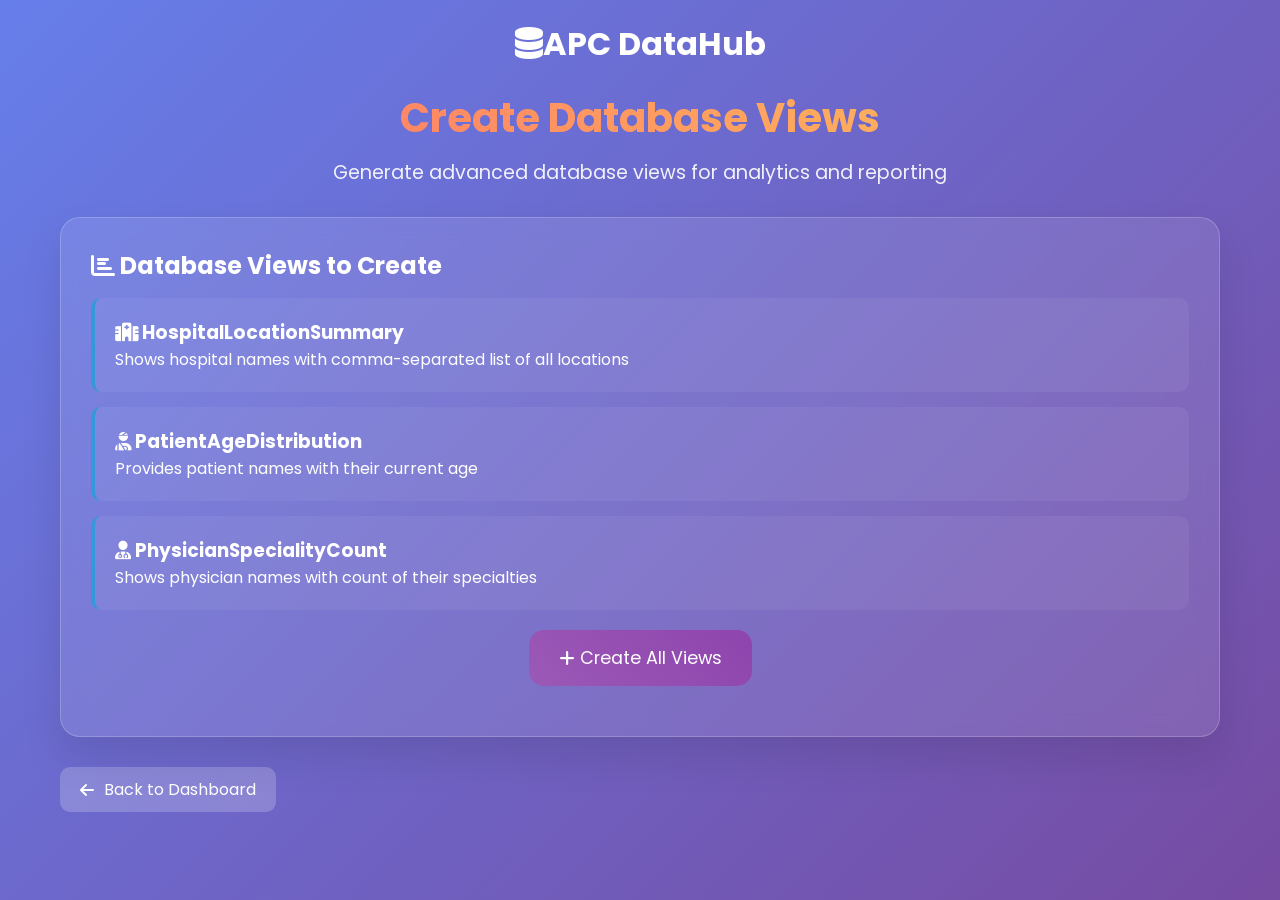
<file: templates/create_views.html>
<!DOCTYPE html>
<html lang="en">
<head>
    <meta charset="UTF-8">
    <meta name="viewport" content="width=device-width, initial-scale=1.0">
    <title>Create Views | APC DataHub</title>
    <link href="https://fonts.googleapis.com/css2?family=Poppins:wght@300;400;600;700&display=swap" rel="stylesheet">
    <link rel="stylesheet" href="https://cdnjs.cloudflare.com/ajax/libs/font-awesome/6.0.0/css/all.min.css">
    <style>
        * { margin: 0; padding: 0; box-sizing: border-box; }
        body { font-family: 'Poppins', sans-serif; background: linear-gradient(135deg, #667eea 0%, #764ba2 100%); min-height: 100vh; color: white; overflow-x: hidden; }
        .container { max-width: 1200px; margin: 0 auto; padding: 20px; }
        .header { text-align: center; margin-bottom: 30px; }
        .logo { display: flex; align-items: center; justify-content: center; gap: 15px; font-size: 2em; font-weight: 700; margin-bottom: 20px; }
        .logo a { color: white; text-decoration: none; }
        .content-card { background: rgba(255, 255, 255, 0.1); backdrop-filter: blur(10px); border-radius: 20px; padding: 30px; border: 1px solid rgba(255, 255, 255, 0.2); box-shadow: 0 20px 40px rgba(0,0,0,0.1); margin-bottom: 30px; }
        h1 { font-size: 2.5em; margin-bottom: 10px; background: linear-gradient(45deg, #ff6b6b, #feca57); -webkit-background-clip: text; -webkit-text-fill-color: transparent; }
        .description { font-size: 1.2em; opacity: 0.9; margin-bottom: 30px; }
        .execute-btn { background: linear-gradient(45deg, #9b59b6, #8e44ad); border: none; border-radius: 15px; padding: 15px 30px; color: white; font-family: 'Poppins', sans-serif; font-size: 1.1em; cursor: pointer; transition: all 0.3s ease; display: block; margin: 20px auto; }
        .execute-btn:hover { transform: translateY(-3px); box-shadow: 0 10px 25px rgba(155, 89, 182, 0.3); }
        .sql-query { background: #2c3e50; color: #ecf0f1; padding: 20px; border-radius: 10px; margin: 15px 0; font-family: 'Courier New', monospace; border-left: 4px solid #3498db; }
        .result-box { background: rgba(255, 255, 255, 0.1); padding: 20px; border-radius: 10px; margin: 15px 0; border-left: 4px solid #2ecc71; }
        .error-box { background: rgba(231, 76, 60, 0.2); border-left: 4px solid #e74c3c; }
        .back-btn { background: rgba(255, 255, 255, 0.2); border: none; border-radius: 10px; padding: 10px 20px; color: white; text-decoration: none; display: inline-flex; align-items: center; gap: 10px; transition: all 0.3s ease; }
        .back-btn:hover { background: rgba(255, 255, 255, 0.3); }
        .view-card { background: rgba(255, 255, 255, 0.05); padding: 20px; border-radius: 10px; margin: 15px 0; border-left: 4px solid #3498db; }
    </style>
</head>
<body>
    <div class="container">
        <div class="header">
            <div class="logo"><a href="/"><i class="fas fa-database"></i>APC DataHub</a></div>
            <h1>Create Database Views</h1>
            <p class="description">Generate advanced database views for analytics and reporting</p>
        </div>

        <div class="content-card">
            <h2><i class="fas fa-chart-bar"></i> Database Views to Create</h2>
            
            <div class="view-card">
                <h3><i class="fas fa-hospital"></i> HospitalLocationSummary</h3>
                <p>Shows hospital names with comma-separated list of all locations</p>
            </div>
            
            <div class="view-card">
                <h3><i class="fas fa-user-injured"></i> PatientAgeDistribution</h3>
                <p>Provides patient names with their current age</p>
            </div>
            
            <div class="view-card">
                <h3><i class="fas fa-user-md"></i> PhysicianSpecialityCount</h3>
                <p>Shows physician names with count of their specialties</p>
            </div>

            <button class="execute-btn" onclick="createViews()">
                <i class="fas fa-plus"></i> Create All Views
            </button>

            <div class="result-section" id="resultSection" style="display: none;">
                <h3><i class="fas fa-result"></i> View Creation Results</h3>
                <div id="resultBox" class="result-box"></div>
            </div>
        </div>

        <a href="/" class="back-btn"><i class="fas fa-arrow-left"></i> Back to Dashboard</a>
    </div>

    <script>
        function createViews() {
            const resultSection = document.getElementById('resultSection');
            const resultBox = document.getElementById('resultBox');
            
            resultBox.className = 'result-box';
            resultBox.innerHTML = `
                <h4 style="color: #2ecc71;"><i class="fas fa-check-circle"></i> SUCCESS</h4>
                <p>Database views are automatically created when the application starts!</p>
                <p>The following views are available:</p>
                <ul>
                    <li>HospitalLocationSummary</li>
                    <li>PatientAgeDistribution</li>
                    <li>PhysicianSpecialityCount</li>
                </ul>
                <p>You can now run view-based queries from the View Queries page.</p>
            `;
            resultSection.style.display = 'block';
        }
    </script>
</body>
</html>
</file>
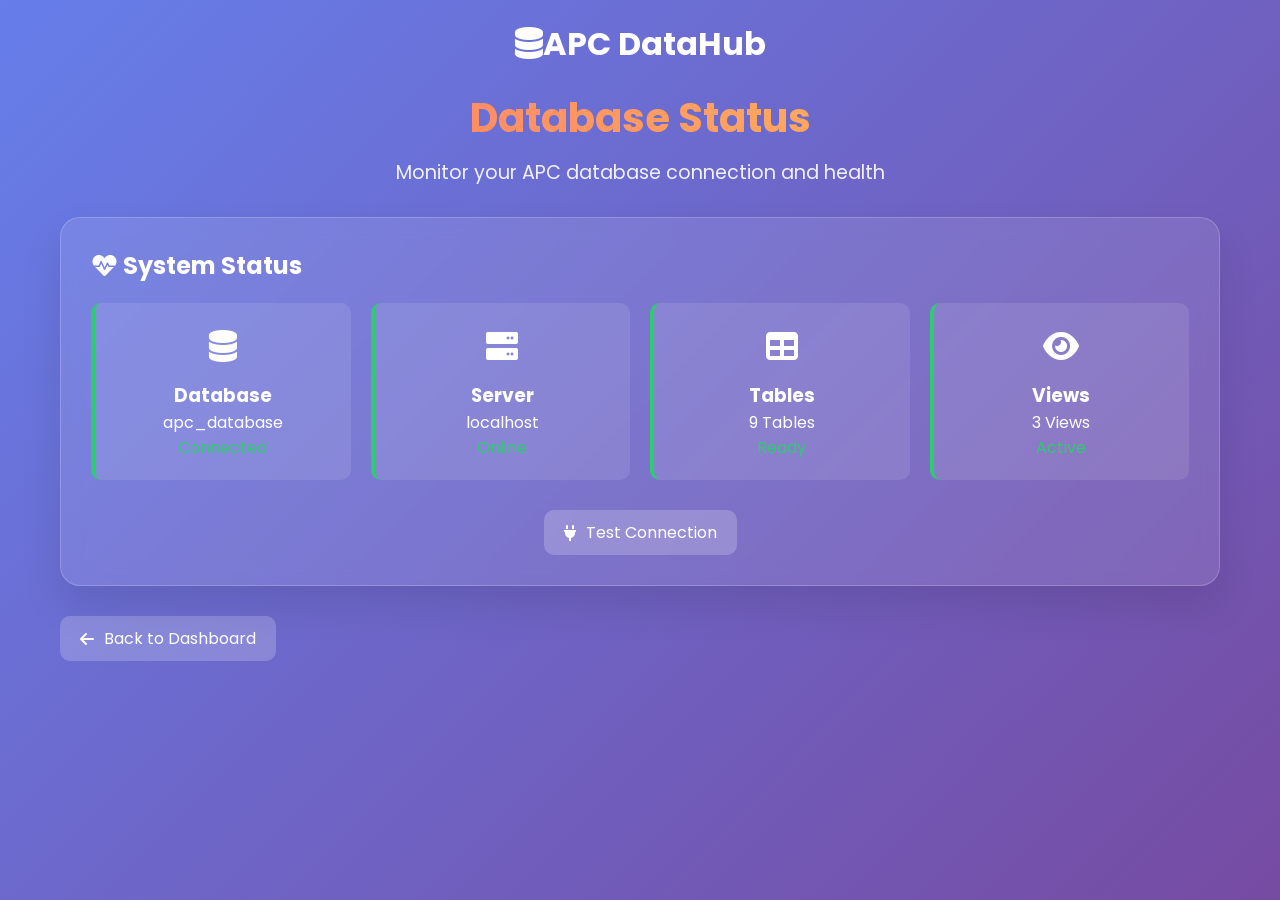
<file: templates/database_status.html>
<!DOCTYPE html>
<html lang="en">
<head>
    <meta charset="UTF-8">
    <meta name="viewport" content="width=device-width, initial-scale=1.0">
    <title>Database Status | APC DataHub</title>
    <link href="https://fonts.googleapis.com/css2?family=Poppins:wght@300;400;600;700&display=swap" rel="stylesheet">
    <link rel="stylesheet" href="https://cdnjs.cloudflare.com/ajax/libs/font-awesome/6.0.0/css/all.min.css">
    <style>
        * { margin: 0; padding: 0; box-sizing: border-box; }
        body { font-family: 'Poppins', sans-serif; background: linear-gradient(135deg, #667eea 0%, #764ba2 100%); min-height: 100vh; color: white; overflow-x: hidden; }
        .container { max-width: 1200px; margin: 0 auto; padding: 20px; }
        .header { text-align: center; margin-bottom: 30px; }
        .logo { display: flex; align-items: center; justify-content: center; gap: 15px; font-size: 2em; font-weight: 700; margin-bottom: 20px; }
        .logo a { color: white; text-decoration: none; }
        .content-card { background: rgba(255, 255, 255, 0.1); backdrop-filter: blur(10px); border-radius: 20px; padding: 30px; border: 1px solid rgba(255, 255, 255, 0.2); box-shadow: 0 20px 40px rgba(0,0,0,0.1); margin-bottom: 30px; }
        h1 { font-size: 2.5em; margin-bottom: 10px; background: linear-gradient(45deg, #ff6b6b, #feca57); -webkit-background-clip: text; -webkit-text-fill-color: transparent; }
        .description { font-size: 1.2em; opacity: 0.9; margin-bottom: 30px; }
        .status-grid { display: grid; grid-template-columns: repeat(auto-fit, minmax(250px, 1fr)); gap: 20px; margin: 20px 0; }
        .status-card { background: rgba(255, 255, 255, 0.1); padding: 20px; border-radius: 10px; text-align: center; }
        .status-card.good { border-left: 4px solid #2ecc71; }
        .status-card.warning { border-left: 4px solid #f39c12; }
        .status-card.error { border-left: 4px solid #e74c3c; }
        .status-icon { font-size: 2em; margin-bottom: 10px; }
        .back-btn { background: rgba(255, 255, 255, 0.2); border: none; border-radius: 10px; padding: 10px 20px; color: white; text-decoration: none; display: inline-flex; align-items: center; gap: 10px; transition: all 0.3s ease; }
        .back-btn:hover { background: rgba(255, 255, 255, 0.3); }
    </style>
</head>
<body>
    <div class="container">
        <div class="header">
            <div class="logo"><a href="/"><i class="fas fa-database"></i>APC DataHub</a></div>
            <h1>Database Status</h1>
            <p class="description">Monitor your APC database connection and health</p>
        </div>

        <div class="content-card">
            <h2><i class="fas fa-heartbeat"></i> System Status</h2>
            
            <div class="status-grid">
                <div class="status-card good">
                    <div class="status-icon"><i class="fas fa-database"></i></div>
                    <h3>Database</h3>
                    <p>apc_database</p>
                    <p style="color: #2ecc71;">Connected</p>
                </div>
                
                <div class="status-card good">
                    <div class="status-icon"><i class="fas fa-server"></i></div>
                    <h3>Server</h3>
                    <p>localhost</p>
                    <p style="color: #2ecc71;">Online</p>
                </div>
                
                <div class="status-card good">
                    <div class="status-icon"><i class="fas fa-table"></i></div>
                    <h3>Tables</h3>
                    <p>9 Tables</p>
                    <p style="color: #2ecc71;">Ready</p>
                </div>
                
                <div class="status-card good">
                    <div class="status-icon"><i class="fas fa-eye"></i></div>
                    <h3>Views</h3>
                    <p>3 Views</p>
                    <p style="color: #2ecc71;">Active</p>
                </div>
            </div>

            <div style="text-align: center; margin-top: 30px;">
                <a href="/test_connection" class="back-btn">
                    <i class="fas fa-plug"></i> Test Connection
                </a>
            </div>
        </div>

        <a href="/" class="back-btn"><i class="fas fa-arrow-left"></i> Back to Dashboard</a>
    </div>
</body>
</html>
</file>
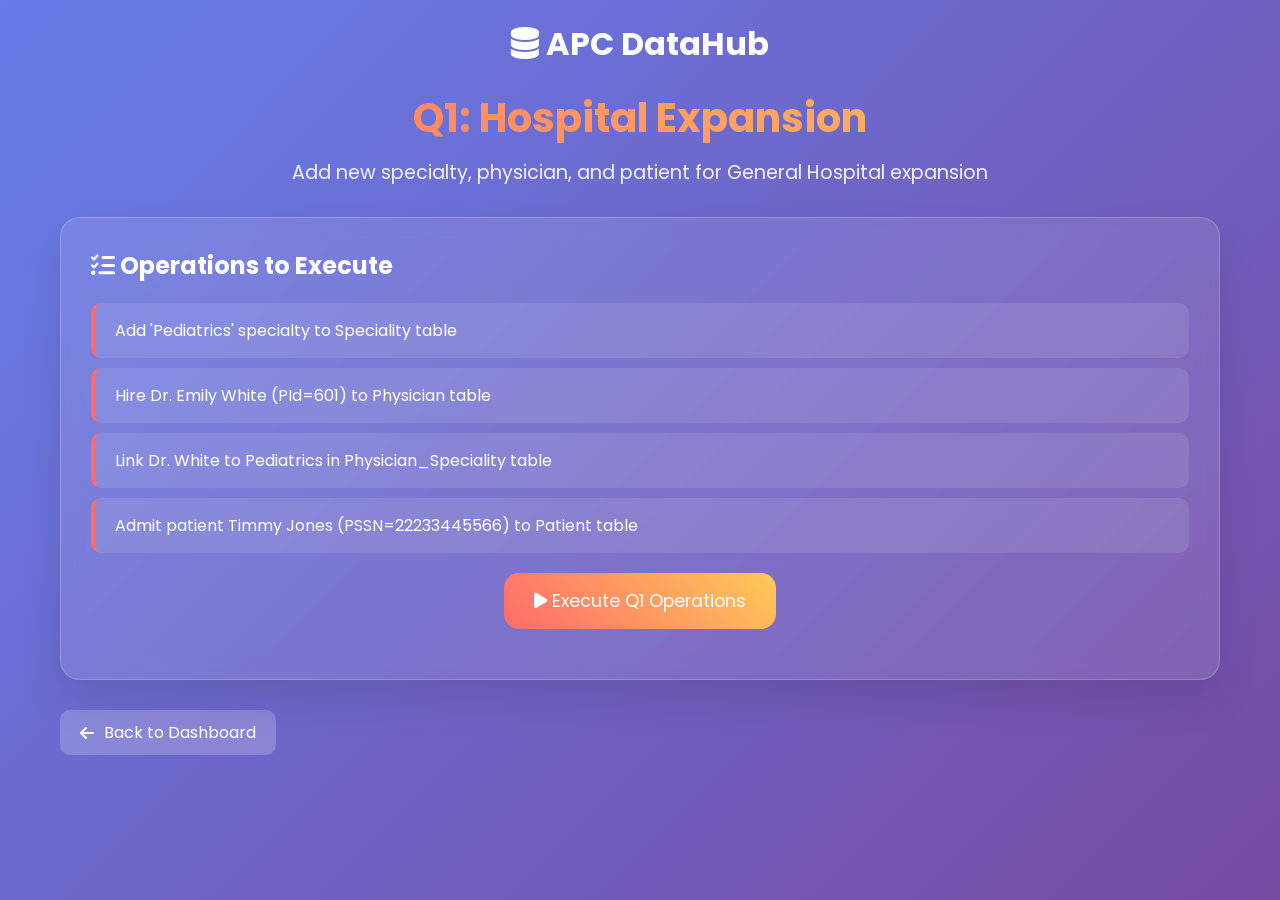
<file: templates/q1.html>
<!DOCTYPE html>
<html lang="en">
<head>
    <meta charset="UTF-8">
    <meta name="viewport" content="width=device-width, initial-scale=1.0">
    <title>Q1 - Hospital Expansion | APC DataHub</title>
    <link href="https://fonts.googleapis.com/css2?family=Poppins:wght@300;400;600;700&display=swap" rel="stylesheet">
    <link rel="stylesheet" href="https://cdnjs.cloudflare.com/ajax/libs/font-awesome/6.0.0/css/all.min.css">
    <style>
        * {
            margin: 0;
            padding: 0;
            box-sizing: border-box;
        }

        body {
            font-family: 'Poppins', sans-serif;
            background: linear-gradient(135deg, #667eea 0%, #764ba2 100%);
            min-height: 100vh;
            color: white;
            overflow-x: hidden;
        }

        .container {
            max-width: 1200px;
            margin: 0 auto;
            padding: 20px;
            position: relative;
        }

        .header {
            text-align: center;
            margin-bottom: 30px;
        }

        .logo {
            display: flex;
            align-items: center;
            justify-content: center;
            gap: 15px;
            font-size: 2em;
            font-weight: 700;
            margin-bottom: 20px;
        }

        .logo a {
            color: white;
            text-decoration: none;
        }

        .content-card {
            background: rgba(255, 255, 255, 0.1);
            backdrop-filter: blur(10px);
            border-radius: 20px;
            padding: 30px;
            border: 1px solid rgba(255, 255, 255, 0.2);
            box-shadow: 0 20px 40px rgba(0,0,0,0.1);
            margin-bottom: 30px;
        }

        h1 {
            font-size: 2.5em;
            margin-bottom: 10px;
            background: linear-gradient(45deg, #ff6b6b, #feca57);
            -webkit-background-clip: text;
            -webkit-text-fill-color: transparent;
        }

        .description {
            font-size: 1.2em;
            opacity: 0.9;
            margin-bottom: 30px;
        }

        .operation-list {
            list-style: none;
            margin: 20px 0;
        }

        .operation-list li {
            padding: 15px 20px;
            margin: 10px 0;
            background: rgba(255, 255, 255, 0.1);
            border-radius: 10px;
            border-left: 4px solid #ff6b6b;
        }

        .execute-btn {
            background: linear-gradient(45deg, #ff6b6b, #feca57);
            border: none;
            border-radius: 15px;
            padding: 15px 30px;
            color: white;
            font-family: 'Poppins', sans-serif;
            font-size: 1.1em;
            cursor: pointer;
            transition: all 0.3s ease;
            display: block;
            margin: 20px auto;
        }

        .execute-btn:hover {
            transform: translateY(-3px);
            box-shadow: 0 10px 25px rgba(255, 107, 107, 0.3);
        }

        .result-section {
            margin-top: 30px;
        }

        .sql-query {
            background: #2c3e50;
            color: #ecf0f1;
            padding: 20px;
            border-radius: 10px;
            margin: 15px 0;
            font-family: 'Courier New', monospace;
            border-left: 4px solid #3498db;
        }

        .result-box {
            background: rgba(255, 255, 255, 0.1);
            padding: 20px;
            border-radius: 10px;
            margin: 15px 0;
            border-left: 4px solid #2ecc71;
        }

        .error-box {
            background: rgba(231, 76, 60, 0.2);
            border-left: 4px solid #e74c3c;
        }

        .back-btn {
            background: rgba(255, 255, 255, 0.2);
            border: none;
            border-radius: 10px;
            padding: 10px 20px;
            color: white;
            text-decoration: none;
            display: inline-flex;
            align-items: center;
            gap: 10px;
            transition: all 0.3s ease;
        }

        .back-btn:hover {
            background: rgba(255, 255, 255, 0.3);
        }
    </style>
</head>
<body>
    <div class="container">
        <div class="header">
            <div class="logo">
                <a href="/">
                    <i class="fas fa-database"></i>
                    APC DataHub
                </a>
            </div>
            <h1>Q1: Hospital Expansion</h1>
            <p class="description">Add new specialty, physician, and patient for General Hospital expansion</p>
        </div>

        <div class="content-card">
            <h2><i class="fas fa-tasks"></i> Operations to Execute</h2>
            <ul class="operation-list">
                <li>Add 'Pediatrics' specialty to Speciality table</li>
                <li>Hire Dr. Emily White (PId=601) to Physician table</li>
                <li>Link Dr. White to Pediatrics in Physician_Speciality table</li>
                <li>Admit patient Timmy Jones (PSSN=22233445566) to Patient table</li>
            </ul>

            <button class="execute-btn" onclick="executeQ1()">
                <i class="fas fa-play"></i> Execute Q1 Operations
            </button>

            <div class="result-section" id="resultSection" style="display: none;">
                <h3><i class="fas fa-result"></i> Execution Results</h3>
                <div id="resultBox" class="result-box"></div>
                
                <h3><i class="fas fa-code"></i> SQL Queries Executed</h3>
                <div id="queriesBox" class="sql-query"></div>
            </div>
        </div>

        <a href="/" class="back-btn">
            <i class="fas fa-arrow-left"></i> Back to Dashboard
        </a>
    </div>

    <script>
        async function executeQ1() {
            const executeBtn = document.querySelector('.execute-btn');
            const resultSection = document.getElementById('resultSection');
            const resultBox = document.getElementById('resultBox');
            const queriesBox = document.getElementById('queriesBox');

            executeBtn.innerHTML = '<i class="fas fa-spinner fa-spin"></i> Executing...';
            executeBtn.disabled = true;

            try {
                const response = await fetch('/q1', {
                    method: 'POST',
                    headers: {
                        'Content-Type': 'application/json',
                    }
                });

                const data = await response.json();

                if (data.status === 'success') {
                    resultBox.className = 'result-box';
                    resultBox.innerHTML = `
                        <h4 style="color: #2ecc71;"><i class="fas fa-check-circle"></i> SUCCESS</h4>
                        <p>${data.message}</p>
                    `;
                } else {
                    resultBox.className = 'result-box error-box';
                    resultBox.innerHTML = `
                        <h4 style="color: #e74c3c;"><i class="fas fa-exclamation-circle"></i> ERROR</h4>
                        <p>${data.message}</p>
                    `;
                }

                if (data.queries) {
                    queriesBox.innerHTML = data.queries.map(query => 
                        `<pre>${query}</pre>`
                    ).join('<hr style="margin: 10px 0; border-color: #555;">');
                }

                resultSection.style.display = 'block';

            } catch (error) {
                resultBox.className = 'result-box error-box';
                resultBox.innerHTML = `
                    <h4 style="color: #e74c3c;"><i class="fas fa-exclamation-circle"></i> NETWORK ERROR</h4>
                    <p>Failed to connect to server: ${error.message}</p>
                `;
                resultSection.style.display = 'block';
            } finally {
                executeBtn.innerHTML = '<i class="fas fa-play"></i> Execute Q1 Operations';
                executeBtn.disabled = false;
            }
        }
    </script>
</body>
</html>
</file>
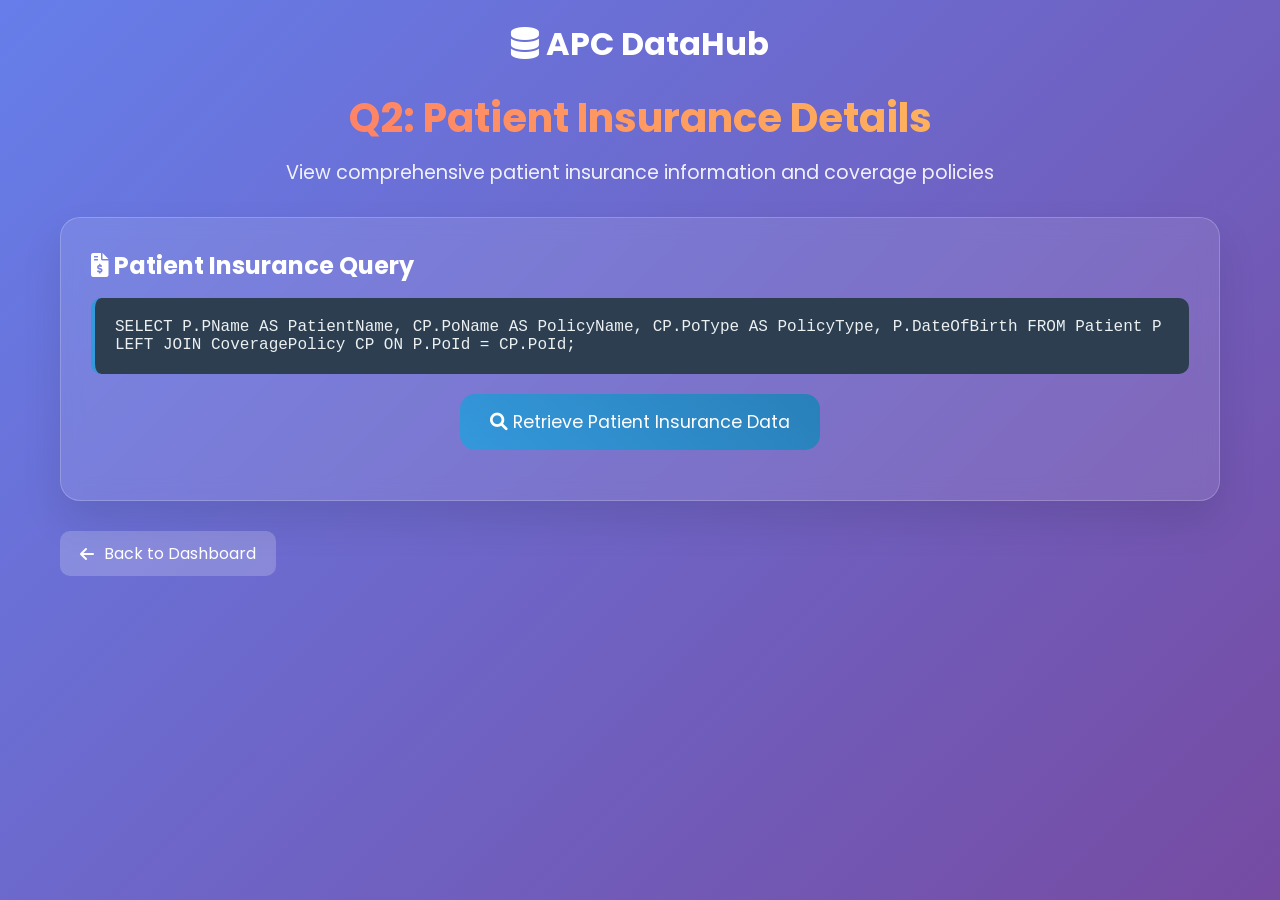
<file: templates/q2.html>
<!DOCTYPE html>
<html lang="en">
<head>
    <meta charset="UTF-8">
    <meta name="viewport" content="width=device-width, initial-scale=1.0">
    <title>Q2 - Patient Insurance | APC DataHub</title>
    <link href="https://fonts.googleapis.com/css2?family=Poppins:wght@300;400;600;700&display=swap" rel="stylesheet">
    <link rel="stylesheet" href="https://cdnjs.cloudflare.com/ajax/libs/font-awesome/6.0.0/css/all.min.css">
    <style>
        * {
            margin: 0;
            padding: 0;
            box-sizing: border-box;
        }

        body {
            font-family: 'Poppins', sans-serif;
            background: linear-gradient(135deg, #667eea 0%, #764ba2 100%);
            min-height: 100vh;
            color: white;
            overflow-x: hidden;
        }

        .container {
            max-width: 1200px;
            margin: 0 auto;
            padding: 20px;
            position: relative;
        }

        .header {
            text-align: center;
            margin-bottom: 30px;
        }

        .logo {
            display: flex;
            align-items: center;
            justify-content: center;
            gap: 15px;
            font-size: 2em;
            font-weight: 700;
            margin-bottom: 20px;
        }

        .logo a {
            color: white;
            text-decoration: none;
        }

        .content-card {
            background: rgba(255, 255, 255, 0.1);
            backdrop-filter: blur(10px);
            border-radius: 20px;
            padding: 30px;
            border: 1px solid rgba(255, 255, 255, 0.2);
            box-shadow: 0 20px 40px rgba(0,0,0,0.1);
            margin-bottom: 30px;
        }

        h1 {
            font-size: 2.5em;
            margin-bottom: 10px;
            background: linear-gradient(45deg, #ff6b6b, #feca57);
            -webkit-background-clip: text;
            -webkit-text-fill-color: transparent;
        }

        .description {
            font-size: 1.2em;
            opacity: 0.9;
            margin-bottom: 30px;
        }

        .execute-btn {
            background: linear-gradient(45deg, #3498db, #2980b9);
            border: none;
            border-radius: 15px;
            padding: 15px 30px;
            color: white;
            font-family: 'Poppins', sans-serif;
            font-size: 1.1em;
            cursor: pointer;
            transition: all 0.3s ease;
            display: block;
            margin: 20px auto;
        }

        .execute-btn:hover {
            transform: translateY(-3px);
            box-shadow: 0 10px 25px rgba(52, 152, 219, 0.3);
        }

        .sql-query {
            background: #2c3e50;
            color: #ecf0f1;
            padding: 20px;
            border-radius: 10px;
            margin: 15px 0;
            font-family: 'Courier New', monospace;
            border-left: 4px solid #3498db;
        }

        .result-box {
            background: rgba(255, 255, 255, 0.1);
            padding: 20px;
            border-radius: 10px;
            margin: 15px 0;
            border-left: 4px solid #2ecc71;
        }

        .error-box {
            background: rgba(231, 76, 60, 0.2);
            border-left: 4px solid #e74c3c;
        }

        .back-btn {
            background: rgba(255, 255, 255, 0.2);
            border: none;
            border-radius: 10px;
            padding: 10px 20px;
            color: white;
            text-decoration: none;
            display: inline-flex;
            align-items: center;
            gap: 10px;
            transition: all 0.3s ease;
        }

        .back-btn:hover {
            background: rgba(255, 255, 255, 0.3);
        }

        .data-table {
            width: 100%;
            border-collapse: collapse;
            margin: 20px 0;
            background: rgba(255, 255, 255, 0.1);
            border-radius: 10px;
            overflow: hidden;
        }

        .data-table th {
            background: rgba(52, 152, 219, 0.8);
            padding: 15px;
            text-align: left;
            font-weight: 600;
        }

        .data-table td {
            padding: 12px 15px;
            border-bottom: 1px solid rgba(255, 255, 255, 0.1);
        }

        .data-table tr:hover {
            background: rgba(255, 255, 255, 0.1);
        }

        .count-badge {
            background: linear-gradient(45deg, #27ae60, #2ecc71);
            padding: 5px 15px;
            border-radius: 20px;
            font-size: 0.9em;
            margin-left: 10px;
        }
    </style>
</head>
<body>
    <div class="container">
        <div class="header">
            <div class="logo">
                <a href="/">
                    <i class="fas fa-database"></i>
                    APC DataHub
                </a>
            </div>
            <h1>Q2: Patient Insurance Details</h1>
            <p class="description">View comprehensive patient insurance information and coverage policies</p>
        </div>

        <div class="content-card">
            <h2><i class="fas fa-file-invoice-dollar"></i> Patient Insurance Query</h2>
            
            <div class="sql-query" id="sqlQuery">
                SELECT P.PName AS PatientName,
                CP.PoName AS PolicyName,
                CP.PoType AS PolicyType,
                P.DateOfBirth
                FROM Patient P
                LEFT JOIN CoveragePolicy CP ON P.PoId = CP.PoId;
            </div>

            <button class="execute-btn" onclick="executeQ2()">
                <i class="fas fa-search"></i> Retrieve Patient Insurance Data
            </button>

            <div class="result-section" id="resultSection" style="display: none;">
                <h3><i class="fas fa-result"></i> Query Results</h3>
                <div id="resultBox" class="result-box"></div>
                
                <div id="dataSection" style="display: none;">
                    <h3><i class="fas fa-table"></i> Patient Insurance Data</h3>
                    <div id="dataTableContainer"></div>
                </div>
            </div>
        </div>

        <a href="/" class="back-btn">
            <i class="fas fa-arrow-left"></i> Back to Dashboard
        </a>
    </div>

    <script>
        async function executeQ2() {
            const executeBtn = document.querySelector('.execute-btn');
            const resultSection = document.getElementById('resultSection');
            const resultBox = document.getElementById('resultBox');
            const dataSection = document.getElementById('dataSection');
            const dataTableContainer = document.getElementById('dataTableContainer');

            executeBtn.innerHTML = '<i class="fas fa-spinner fa-spin"></i> Querying Database...';
            executeBtn.disabled = true;

            try {
                const response = await fetch('/q2');
                const data = await response.json();

                if (data.status === 'success') {
                    resultBox.className = 'result-box';
                    resultBox.innerHTML = `
                        <h4 style="color: #2ecc71;"><i class="fas fa-check-circle"></i> SUCCESS</h4>
                        <p>${data.message || 'Data retrieved successfully'}</p>
                        <p><strong>Records Found:</strong> <span class="count-badge">${data.count}</span></p>
                    `;

                    if (data.data && data.data.length > 0) {
                        let tableHTML = `
                            <table class="data-table">
                                <thead>
                                    <tr>
                                        <th>Patient Name</th>
                                        <th>Policy Name</th>
                                        <th>Policy Type</th>
                                        <th>Date of Birth</th>
                                    </tr>
                                </thead>
                                <tbody>
                        `;

                        data.data.forEach(patient => {
                            tableHTML += `
                                <tr>
                                    <td>${patient.PatientName || 'N/A'}</td>
                                    <td>${patient.PolicyName || 'No Policy'}</td>
                                    <td>${patient.PolicyType || 'N/A'}</td>
                                    <td>${patient.DateOfBirth || 'N/A'}</td>
                                </tr>
                            `;
                        });

                        tableHTML += `
                                </tbody>
                            </table>
                        `;

                        dataTableContainer.innerHTML = tableHTML;
                        dataSection.style.display = 'block';
                    } else {
                        dataTableContainer.innerHTML = '<p>No patient insurance data found.</p>';
                        dataSection.style.display = 'block';
                    }
                } else {
                    resultBox.className = 'result-box error-box';
                    resultBox.innerHTML = `
                        <h4 style="color: #e74c3c;"><i class="fas fa-exclamation-circle"></i> ERROR</h4>
                        <p>${data.message}</p>
                    `;
                }

            } catch (error) {
                resultBox.className = 'result-box error-box';
                resultBox.innerHTML = `
                    <h4 style="color: #e74c3c;"><i class="fas fa-exclamation-circle"></i> NETWORK ERROR</h4>
                    <p>Failed to connect to server: ${error.message}</p>
                `;
            } finally {
                resultSection.style.display = 'block';
                executeBtn.innerHTML = '<i class="fas fa-search"></i> Retrieve Patient Insurance Data';
                executeBtn.disabled = false;
            }
        }
    </script>
</body>
</html>
</file>
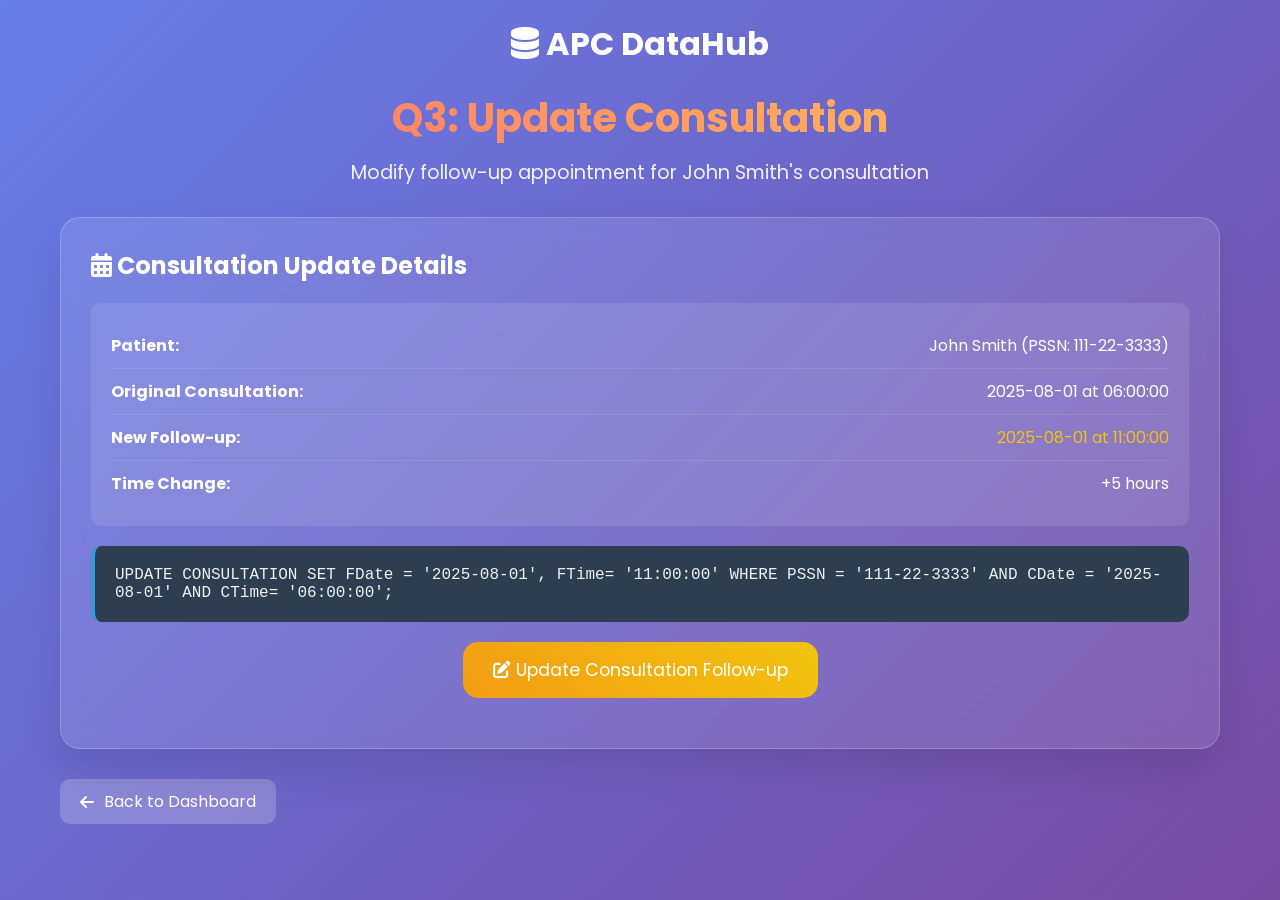
<file: templates/q3.html>
<!DOCTYPE html>
<html lang="en">
<head>
    <meta charset="UTF-8">
    <meta name="viewport" content="width=device-width, initial-scale=1.0">
    <title>Q3 - Update Consultation | APC DataHub</title>
    <link href="https://fonts.googleapis.com/css2?family=Poppins:wght@300;400;600;700&display=swap" rel="stylesheet">
    <link rel="stylesheet" href="https://cdnjs.cloudflare.com/ajax/libs/font-awesome/6.0.0/css/all.min.css">
    <style>
        * {
            margin: 0;
            padding: 0;
            box-sizing: border-box;
        }

        body {
            font-family: 'Poppins', sans-serif;
            background: linear-gradient(135deg, #667eea 0%, #764ba2 100%);
            min-height: 100vh;
            color: white;
            overflow-x: hidden;
        }

        .container {
            max-width: 1200px;
            margin: 0 auto;
            padding: 20px;
            position: relative;
        }

        .header {
            text-align: center;
            margin-bottom: 30px;
        }

        .logo {
            display: flex;
            align-items: center;
            justify-content: center;
            gap: 15px;
            font-size: 2em;
            font-weight: 700;
            margin-bottom: 20px;
        }

        .logo a {
            color: white;
            text-decoration: none;
        }

        .content-card {
            background: rgba(255, 255, 255, 0.1);
            backdrop-filter: blur(10px);
            border-radius: 20px;
            padding: 30px;
            border: 1px solid rgba(255, 255, 255, 0.2);
            box-shadow: 0 20px 40px rgba(0,0,0,0.1);
            margin-bottom: 30px;
        }

        h1 {
            font-size: 2.5em;
            margin-bottom: 10px;
            background: linear-gradient(45deg, #ff6b6b, #feca57);
            -webkit-background-clip: text;
            -webkit-text-fill-color: transparent;
        }

        .description {
            font-size: 1.2em;
            opacity: 0.9;
            margin-bottom: 30px;
        }

        .operation-details {
            background: rgba(255, 255, 255, 0.1);
            padding: 20px;
            border-radius: 10px;
            margin: 20px 0;
        }

        .detail-item {
            display: flex;
            justify-content: space-between;
            padding: 10px 0;
            border-bottom: 1px solid rgba(255, 255, 255, 0.1);
        }

        .detail-item:last-child {
            border-bottom: none;
        }

        .execute-btn {
            background: linear-gradient(45deg, #f39c12, #f1c40f);
            border: none;
            border-radius: 15px;
            padding: 15px 30px;
            color: white;
            font-family: 'Poppins', sans-serif;
            font-size: 1.1em;
            cursor: pointer;
            transition: all 0.3s ease;
            display: block;
            margin: 20px auto;
        }

        .execute-btn:hover {
            transform: translateY(-3px);
            box-shadow: 0 10px 25px rgba(243, 156, 18, 0.3);
        }

        .sql-query {
            background: #2c3e50;
            color: #ecf0f1;
            padding: 20px;
            border-radius: 10px;
            margin: 15px 0;
            font-family: 'Courier New', monospace;
            border-left: 4px solid #3498db;
        }

        .result-box {
            background: rgba(255, 255, 255, 0.1);
            padding: 20px;
            border-radius: 10px;
            margin: 15px 0;
            border-left: 4px solid #2ecc71;
        }

        .error-box {
            background: rgba(231, 76, 60, 0.2);
            border-left: 4px solid #e74c3c;
        }

        .back-btn {
            background: rgba(255, 255, 255, 0.2);
            border: none;
            border-radius: 10px;
            padding: 10px 20px;
            color: white;
            text-decoration: none;
            display: inline-flex;
            align-items: center;
            gap: 10px;
            transition: all 0.3s ease;
        }

        .back-btn:hover {
            background: rgba(255, 255, 255, 0.3);
        }
    </style>
</head>
<body>
    <div class="container">
        <div class="header">
            <div class="logo">
                <a href="/">
                    <i class="fas fa-database"></i>
                    APC DataHub
                </a>
            </div>
            <h1>Q3: Update Consultation</h1>
            <p class="description">Modify follow-up appointment for John Smith's consultation</p>
        </div>

        <div class="content-card">
            <h2><i class="fas fa-calendar-alt"></i> Consultation Update Details</h2>
            
            <div class="operation-details">
                <div class="detail-item">
                    <strong>Patient:</strong>
                    <span>John Smith (PSSN: 111-22-3333)</span>
                </div>
                <div class="detail-item">
                    <strong>Original Consultation:</strong>
                    <span>2025-08-01 at 06:00:00</span>
                </div>
                <div class="detail-item">
                    <strong>New Follow-up:</strong>
                    <span style="color: #f1c40f;">2025-08-01 at 11:00:00</span>
                </div>
                <div class="detail-item">
                    <strong>Time Change:</strong>
                    <span>+5 hours</span>
                </div>
            </div>

            <div class="sql-query">
                UPDATE CONSULTATION
                SET FDate = '2025-08-01', FTime= '11:00:00'
                WHERE PSSN = '111-22-3333'
                  AND CDate = '2025-08-01' AND CTime= '06:00:00';
            </div>

            <button class="execute-btn" onclick="executeQ3()">
                <i class="fas fa-edit"></i> Update Consultation Follow-up
            </button>

            <div class="result-section" id="resultSection" style="display: none;">
                <h3><i class="fas fa-result"></i> Update Results</h3>
                <div id="resultBox" class="result-box"></div>
            </div>
        </div>

        <a href="/" class="back-btn">
            <i class="fas fa-arrow-left"></i> Back to Dashboard
        </a>
    </div>

    <script>
        async function executeQ3() {
            const executeBtn = document.querySelector('.execute-btn');
            const resultSection = document.getElementById('resultSection');
            const resultBox = document.getElementById('resultBox');

            executeBtn.innerHTML = '<i class="fas fa-spinner fa-spin"></i> Updating...';
            executeBtn.disabled = true;

            try {
                const response = await fetch('/q3', {
                    method: 'POST',
                    headers: {
                        'Content-Type': 'application/json',
                    }
                });

                const data = await response.json();

                if (data.status === 'success') {
                    resultBox.className = 'result-box';
                    resultBox.innerHTML = `
                        <h4 style="color: #2ecc71;"><i class="fas fa-check-circle"></i> SUCCESS</h4>
                        <p>${data.message}</p>
                        <p>Follow-up time has been updated to 11:00:00</p>
                    `;
                } else {
                    resultBox.className = 'result-box error-box';
                    resultBox.innerHTML = `
                        <h4 style="color: #e74c3c;"><i class="fas fa-exclamation-circle"></i> ERROR</h4>
                        <p>${data.message}</p>
                    `;
                }

            } catch (error) {
                resultBox.className = 'result-box error-box';
                resultBox.innerHTML = `
                    <h4 style="color: #e74c3c;"><i class="fas fa-exclamation-circle"></i> NETWORK ERROR</h4>
                    <p>Failed to connect to server: ${error.message}</p>
                `;
            } finally {
                resultSection.style.display = 'block';
                executeBtn.innerHTML = '<i class="fas fa-edit"></i> Update Consultation Follow-up';
                executeBtn.disabled = false;
            }
        }
    </script>
</body>
</html>
</file>
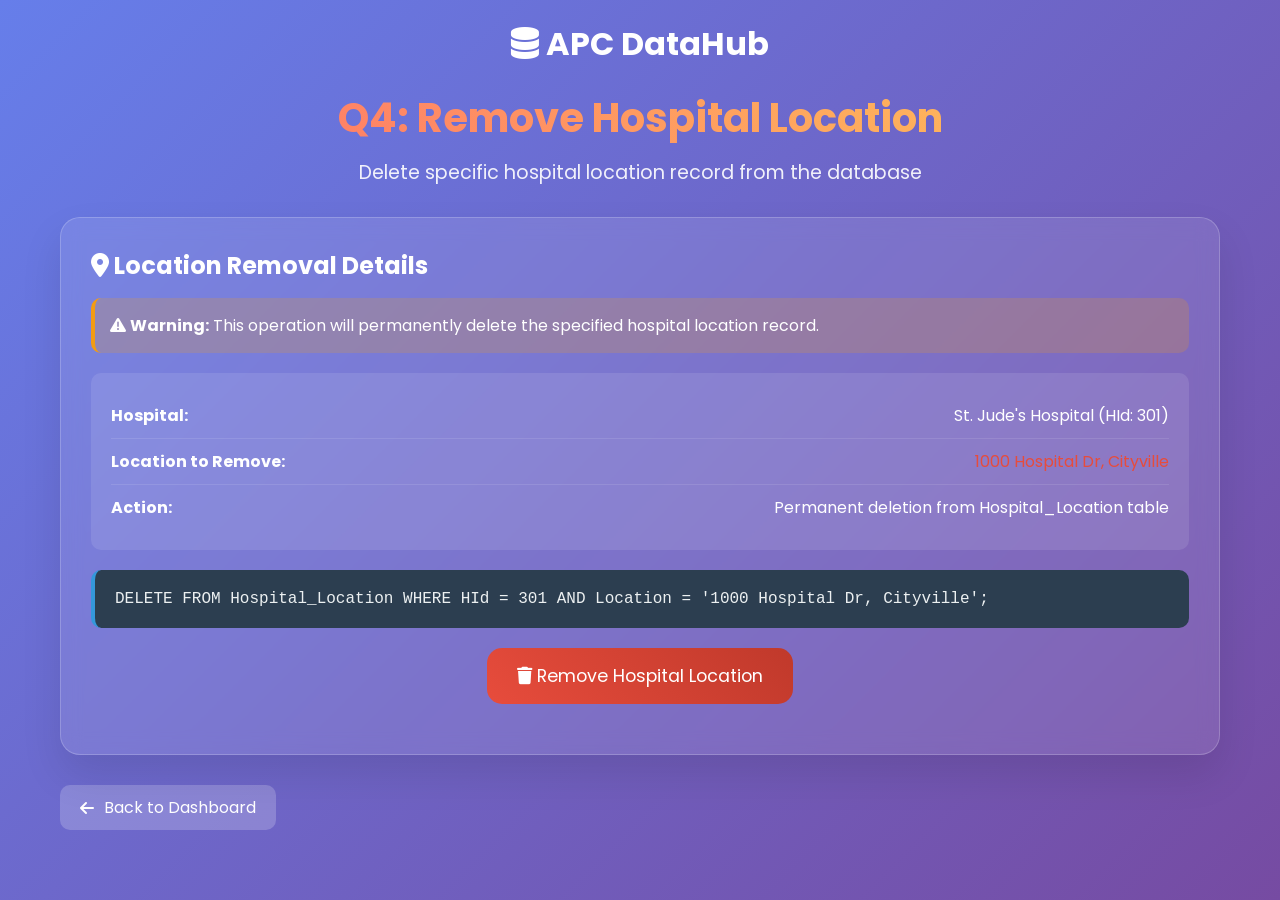
<file: templates/q4.html>
<!DOCTYPE html>
<html lang="en">
<head>
    <meta charset="UTF-8">
    <meta name="viewport" content="width=device-width, initial-scale=1.0">
    <title>Q4 - Remove Location | APC DataHub</title>
    <link href="https://fonts.googleapis.com/css2?family=Poppins:wght@300;400;600;700&display=swap" rel="stylesheet">
    <link rel="stylesheet" href="https://cdnjs.cloudflare.com/ajax/libs/font-awesome/6.0.0/css/all.min.css">
    <style>
        * {
            margin: 0;
            padding: 0;
            box-sizing: border-box;
        }

        body {
            font-family: 'Poppins', sans-serif;
            background: linear-gradient(135deg, #667eea 0%, #764ba2 100%);
            min-height: 100vh;
            color: white;
            overflow-x: hidden;
        }

        .container {
            max-width: 1200px;
            margin: 0 auto;
            padding: 20px;
            position: relative;
        }

        .header {
            text-align: center;
            margin-bottom: 30px;
        }

        .logo {
            display: flex;
            align-items: center;
            justify-content: center;
            gap: 15px;
            font-size: 2em;
            font-weight: 700;
            margin-bottom: 20px;
        }

        .logo a {
            color: white;
            text-decoration: none;
        }

        .content-card {
            background: rgba(255, 255, 255, 0.1);
            backdrop-filter: blur(10px);
            border-radius: 20px;
            padding: 30px;
            border: 1px solid rgba(255, 255, 255, 0.2);
            box-shadow: 0 20px 40px rgba(0,0,0,0.1);
            margin-bottom: 30px;
        }

        h1 {
            font-size: 2.5em;
            margin-bottom: 10px;
            background: linear-gradient(45deg, #ff6b6b, #feca57);
            -webkit-background-clip: text;
            -webkit-text-fill-color: transparent;
        }

        .description {
            font-size: 1.2em;
            opacity: 0.9;
            margin-bottom: 30px;
        }

        .operation-details {
            background: rgba(255, 255, 255, 0.1);
            padding: 20px;
            border-radius: 10px;
            margin: 20px 0;
        }

        .detail-item {
            display: flex;
            justify-content: space-between;
            padding: 10px 0;
            border-bottom: 1px solid rgba(255, 255, 255, 0.1);
        }

        .detail-item:last-child {
            border-bottom: none;
        }

        .execute-btn {
            background: linear-gradient(45deg, #e74c3c, #c0392b);
            border: none;
            border-radius: 15px;
            padding: 15px 30px;
            color: white;
            font-family: 'Poppins', sans-serif;
            font-size: 1.1em;
            cursor: pointer;
            transition: all 0.3s ease;
            display: block;
            margin: 20px auto;
        }

        .execute-btn:hover {
            transform: translateY(-3px);
            box-shadow: 0 10px 25px rgba(231, 76, 60, 0.3);
        }

        .sql-query {
            background: #2c3e50;
            color: #ecf0f1;
            padding: 20px;
            border-radius: 10px;
            margin: 15px 0;
            font-family: 'Courier New', monospace;
            border-left: 4px solid #3498db;
        }

        .result-box {
            background: rgba(255, 255, 255, 0.1);
            padding: 20px;
            border-radius: 10px;
            margin: 15px 0;
            border-left: 4px solid #2ecc71;
        }

        .error-box {
            background: rgba(231, 76, 60, 0.2);
            border-left: 4px solid #e74c3c;
        }

        .back-btn {
            background: rgba(255, 255, 255, 0.2);
            border: none;
            border-radius: 10px;
            padding: 10px 20px;
            color: white;
            text-decoration: none;
            display: inline-flex;
            align-items: center;
            gap: 10px;
            transition: all 0.3s ease;
        }

        .back-btn:hover {
            background: rgba(255, 255, 255, 0.3);
        }

        .warning-box {
            background: rgba(243, 156, 18, 0.2);
            border-left: 4px solid #f39c12;
            padding: 15px;
            border-radius: 10px;
            margin: 15px 0;
        }
    </style>
</head>
<body>
    <div class="container">
        <div class="header">
            <div class="logo">
                <a href="/">
                    <i class="fas fa-database"></i>
                    APC DataHub
                </a>
            </div>
            <h1>Q4: Remove Hospital Location</h1>
            <p class="description">Delete specific hospital location record from the database</p>
        </div>

        <div class="content-card">
            <h2><i class="fas fa-map-marker-alt"></i> Location Removal Details</h2>
            
            <div class="warning-box">
                <i class="fas fa-exclamation-triangle"></i>
                <strong>Warning:</strong> This operation will permanently delete the specified hospital location record.
            </div>
            
            <div class="operation-details">
                <div class="detail-item">
                    <strong>Hospital:</strong>
                    <span>St. Jude's Hospital (HId: 301)</span>
                </div>
                <div class="detail-item">
                    <strong>Location to Remove:</strong>
                    <span style="color: #e74c3c;">1000 Hospital Dr, Cityville</span>
                </div>
                <div class="detail-item">
                    <strong>Action:</strong>
                    <span>Permanent deletion from Hospital_Location table</span>
                </div>
            </div>

            <div class="sql-query">
                DELETE FROM Hospital_Location
                WHERE HId = 301 AND Location = '1000 Hospital Dr, Cityville';
            </div>

            <button class="execute-btn" onclick="executeQ4()">
                <i class="fas fa-trash"></i> Remove Hospital Location
            </button>

            <div class="result-section" id="resultSection" style="display: none;">
                <h3><i class="fas fa-result"></i> Deletion Results</h3>
                <div id="resultBox" class="result-box"></div>
            </div>
        </div>

        <a href="/" class="back-btn">
            <i class="fas fa-arrow-left"></i> Back to Dashboard
        </a>
    </div>

    <script>
        async function executeQ4() {
            const executeBtn = document.querySelector('.execute-btn');
            const resultSection = document.getElementById('resultSection');
            const resultBox = document.getElementById('resultBox');

            if (!confirm('Are you sure you want to permanently delete this hospital location?')) {
                return;
            }

            executeBtn.innerHTML = '<i class="fas fa-spinner fa-spin"></i> Deleting...';
            executeBtn.disabled = true;

            try {
                const response = await fetch('/q4', {
                    method: 'POST',
                    headers: {
                        'Content-Type': 'application/json',
                    }
                });

                const data = await response.json();

                if (data.status === 'success') {
                    resultBox.className = 'result-box';
                    resultBox.innerHTML = `
                        <h4 style="color: #2ecc71;"><i class="fas fa-check-circle"></i> SUCCESS</h4>
                        <p>${data.message}</p>
                        <p>Location '1000 Hospital Dr, Cityville' has been removed from St. Jude's Hospital</p>
                    `;
                } else {
                    resultBox.className = 'result-box error-box';
                    resultBox.innerHTML = `
                        <h4 style="color: #e74c3c;"><i class="fas fa-exclamation-circle"></i> ERROR</h4>
                        <p>${data.message}</p>
                    `;
                }

            } catch (error) {
                resultBox.className = 'result-box error-box';
                resultBox.innerHTML = `
                    <h4 style="color: #e74c3c;"><i class="fas fa-exclamation-circle"></i> NETWORK ERROR</h4>
                    <p>Failed to connect to server: ${error.message}</p>
                `;
            } finally {
                resultSection.style.display = 'block';
                executeBtn.innerHTML = '<i class="fas fa-trash"></i> Remove Hospital Location';
                executeBtn.disabled = false;
            }
        }
    </script>
</body>
</html>
</file>
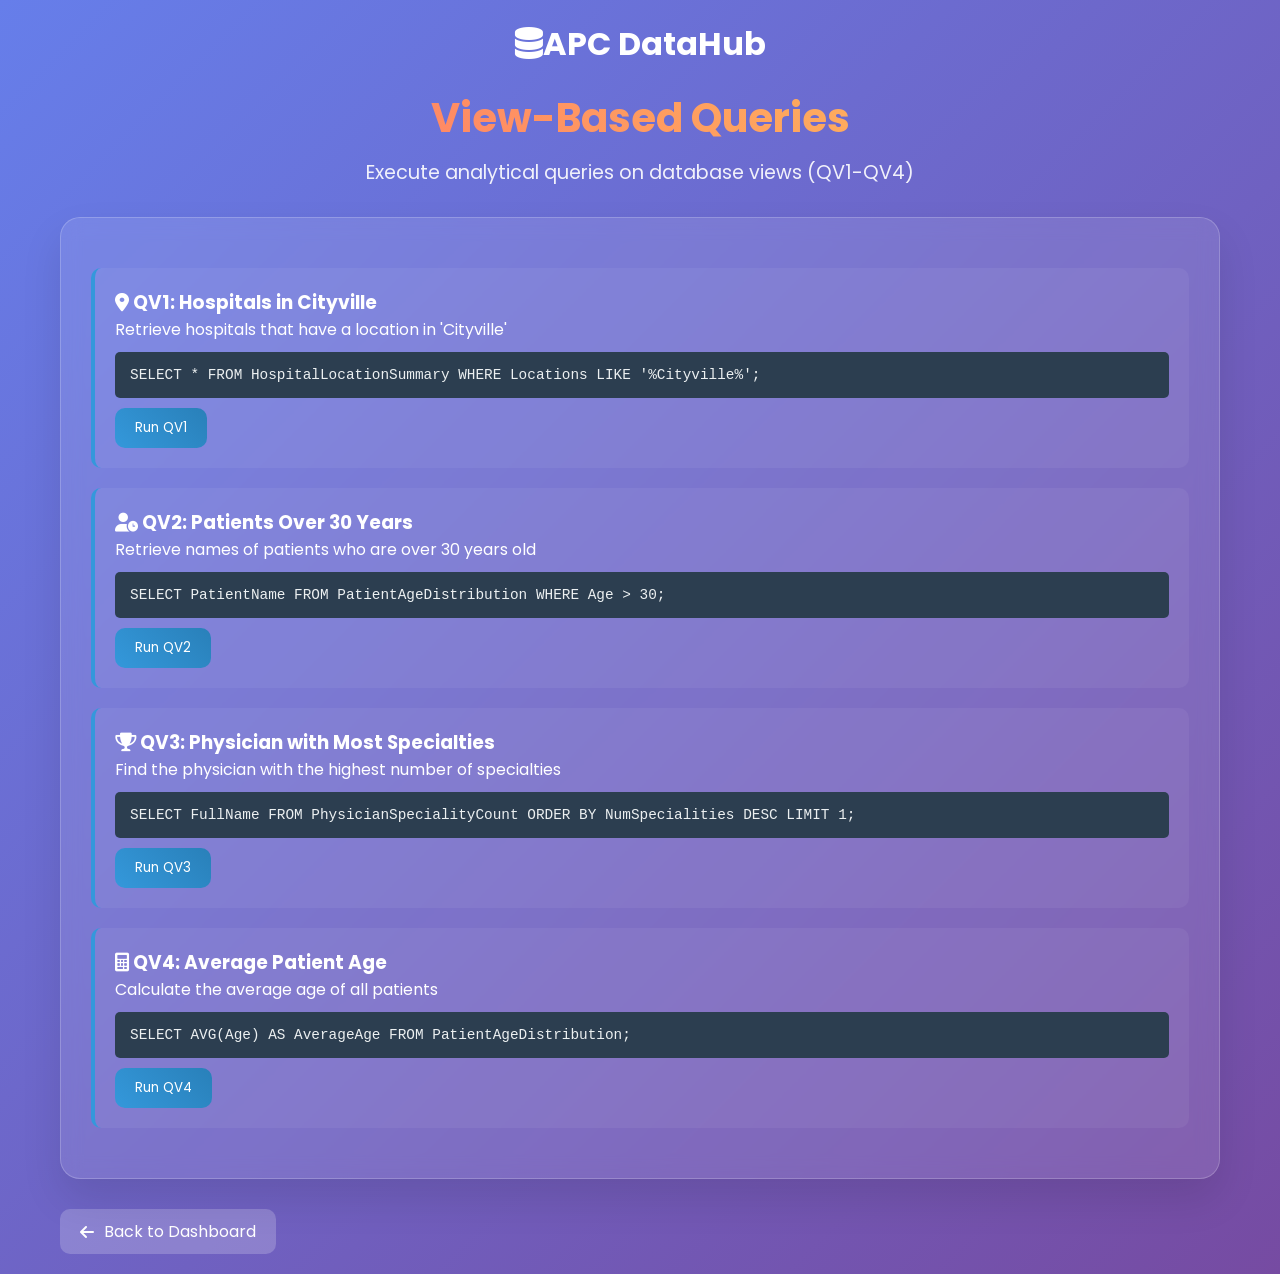
<file: templates/view_queries.html>
<!DOCTYPE html>
<html lang="en">
<head>
    <meta charset="UTF-8">
    <meta name="viewport" content="width=device-width, initial-scale=1.0">
    <title>View Queries | APC DataHub</title>
    <link href="https://fonts.googleapis.com/css2?family=Poppins:wght@300;400;600;700&display=swap" rel="stylesheet">
    <link rel="stylesheet" href="https://cdnjs.cloudflare.com/ajax/libs/font-awesome/6.0.0/css/all.min.css">
    <style>
        * { margin: 0; padding: 0; box-sizing: border-box; }
        body { font-family: 'Poppins', sans-serif; background: linear-gradient(135deg, #667eea 0%, #764ba2 100%); min-height: 100vh; color: white; overflow-x: hidden; }
        .container { max-width: 1200px; margin: 0 auto; padding: 20px; }
        .header { text-align: center; margin-bottom: 30px; }
        .logo { display: flex; align-items: center; justify-content: center; gap: 15px; font-size: 2em; font-weight: 700; margin-bottom: 20px; }
        .logo a { color: white; text-decoration: none; }
        .content-card { background: rgba(255, 255, 255, 0.1); backdrop-filter: blur(10px); border-radius: 20px; padding: 30px; border: 1px solid rgba(255, 255, 255, 0.2); box-shadow: 0 20px 40px rgba(0,0,0,0.1); margin-bottom: 30px; }
        h1 { font-size: 2.5em; margin-bottom: 10px; background: linear-gradient(45deg, #ff6b6b, #feca57); -webkit-background-clip: text; -webkit-text-fill-color: transparent; }
        .description { font-size: 1.2em; opacity: 0.9; margin-bottom: 30px; }
        .query-card { background: rgba(255, 255, 255, 0.05); padding: 20px; border-radius: 10px; margin: 20px 0; border-left: 4px solid #3498db; }
        .execute-btn { background: linear-gradient(45deg, #3498db, #2980b9); border: none; border-radius: 10px; padding: 10px 20px; color: white; font-family: 'Poppins', sans-serif; cursor: pointer; transition: all 0.3s ease; }
        .execute-btn:hover { transform: translateY(-2px); box-shadow: 0 5px 15px rgba(52, 152, 219, 0.3); }
        .sql-query { background: #2c3e50; color: #ecf0f1; padding: 15px; border-radius: 5px; margin: 10px 0; font-family: 'Courier New', monospace; font-size: 0.9em; }
        .result-box { background: rgba(255, 255, 255, 0.1); padding: 15px; border-radius: 10px; margin: 10px 0; border-left: 4px solid #2ecc71; }
        .error-box { background: rgba(231, 76, 60, 0.2); border-left: 4px solid #e74c3c; }
        .back-btn { background: rgba(255, 255, 255, 0.2); border: none; border-radius: 10px; padding: 10px 20px; color: white; text-decoration: none; display: inline-flex; align-items: center; gap: 10px; transition: all 0.3s ease; }
        .back-btn:hover { background: rgba(255, 255, 255, 0.3); }
        .data-table { width: 100%; border-collapse: collapse; margin: 10px 0; background: rgba(255, 255, 255, 0.1); border-radius: 5px; overflow: hidden; }
        .data-table th { background: rgba(52, 152, 219, 0.8); padding: 12px; text-align: left; }
        .data-table td { padding: 10px 12px; border-bottom: 1px solid rgba(255, 255, 255, 0.1); }
    </style>
</head>
<body>
    <div class="container">
        <div class="header">
            <div class="logo"><a href="/"><i class="fas fa-database"></i>APC DataHub</a></div>
            <h1>View-Based Queries</h1>
            <p class="description">Execute analytical queries on database views (QV1-QV4)</p>
        </div>

        <div class="content-card">
            <!-- QV1 -->
            <div class="query-card">
                <h3><i class="fas fa-map-marker-alt"></i> QV1: Hospitals in Cityville</h3>
                <p>Retrieve hospitals that have a location in 'Cityville'</p>
                <div class="sql-query">SELECT * FROM HospitalLocationSummary WHERE Locations LIKE '%Cityville%';</div>
                <button class="execute-btn" onclick="executeQuery('qv1', this)">Run QV1</button>
                <div class="result-section" id="resultQV1"></div>
            </div>

            <!-- QV2 -->
            <div class="query-card">
                <h3><i class="fas fa-user-clock"></i> QV2: Patients Over 30 Years</h3>
                <p>Retrieve names of patients who are over 30 years old</p>
                <div class="sql-query">SELECT PatientName FROM PatientAgeDistribution WHERE Age > 30;</div>
                <button class="execute-btn" onclick="executeQuery('qv2', this)">Run QV2</button>
                <div class="result-section" id="resultQV2"></div>
            </div>

            <!-- QV3 -->
            <div class="query-card">
                <h3><i class="fas fa-trophy"></i> QV3: Physician with Most Specialties</h3>
                <p>Find the physician with the highest number of specialties</p>
                <div class="sql-query">SELECT FullName FROM PhysicianSpecialityCount ORDER BY NumSpecialities DESC LIMIT 1;</div>
                <button class="execute-btn" onclick="executeQuery('qv3', this)">Run QV3</button>
                <div class="result-section" id="resultQV3"></div>
            </div>

            <!-- QV4 -->
            <div class="query-card">
                <h3><i class="fas fa-calculator"></i> QV4: Average Patient Age</h3>
                <p>Calculate the average age of all patients</p>
                <div class="sql-query">SELECT AVG(Age) AS AverageAge FROM PatientAgeDistribution;</div>
                <button class="execute-btn" onclick="executeQuery('qv4', this)">Run QV4</button>
                <div class="result-section" id="resultQV4"></div>
            </div>
        </div>

        <a href="/" class="back-btn"><i class="fas fa-arrow-left"></i> Back to Dashboard</a>
    </div>

    <script>
        async function executeQuery(queryName, button) {
            const originalText = button.innerHTML;
            button.innerHTML = '<i class="fas fa-spinner fa-spin"></i> Running...';
            button.disabled = true;

            const resultDiv = document.getElementById(`result${queryName.toUpperCase()}`);

            try {
                const response = await fetch(`/${queryName}`);
                const data = await response.json();

                if (data.status === 'success') {
                    let resultHTML = `<div class="result-box"><h4><i class="fas fa-check-circle"></i> SUCCESS - ${data.count} records found</h4>`;
                    
                    if (data.data && data.data.length > 0) {
                        const keys = Object.keys(data.data[0]);
                        resultHTML += `<table class="data-table"><thead><tr>`;
                        keys.forEach(key => {
                            resultHTML += `<th>${key}</th>`;
                        });
                        resultHTML += `</tr></thead><tbody>`;
                        
                        data.data.forEach(row => {
                            resultHTML += `<tr>`;
                            keys.forEach(key => {
                                resultHTML += `<td>${row[key] !== null ? row[key] : 'N/A'}</td>`;
                            });
                            resultHTML += `</tr>`;
                        });
                        resultHTML += `</tbody></table>`;
                    } else {
                        resultHTML += `<p>No data found</p>`;
                    }
                    resultHTML += `</div>`;
                    resultDiv.innerHTML = resultHTML;
                } else {
                    resultDiv.innerHTML = `<div class="result-box error-box"><h4><i class="fas fa-exclamation-circle"></i> ERROR</h4><p>${data.message}</p></div>`;
                }
            } catch (error) {
                resultDiv.innerHTML = `<div class="result-box error-box"><h4><i class="fas fa-exclamation-circle"></i> NETWORK ERROR</h4><p>${error.message}</p></div>`;
            } finally {
                button.innerHTML = originalText;
                button.disabled = false;
            }
        }
    </script>
</body>
</html>
</file>
